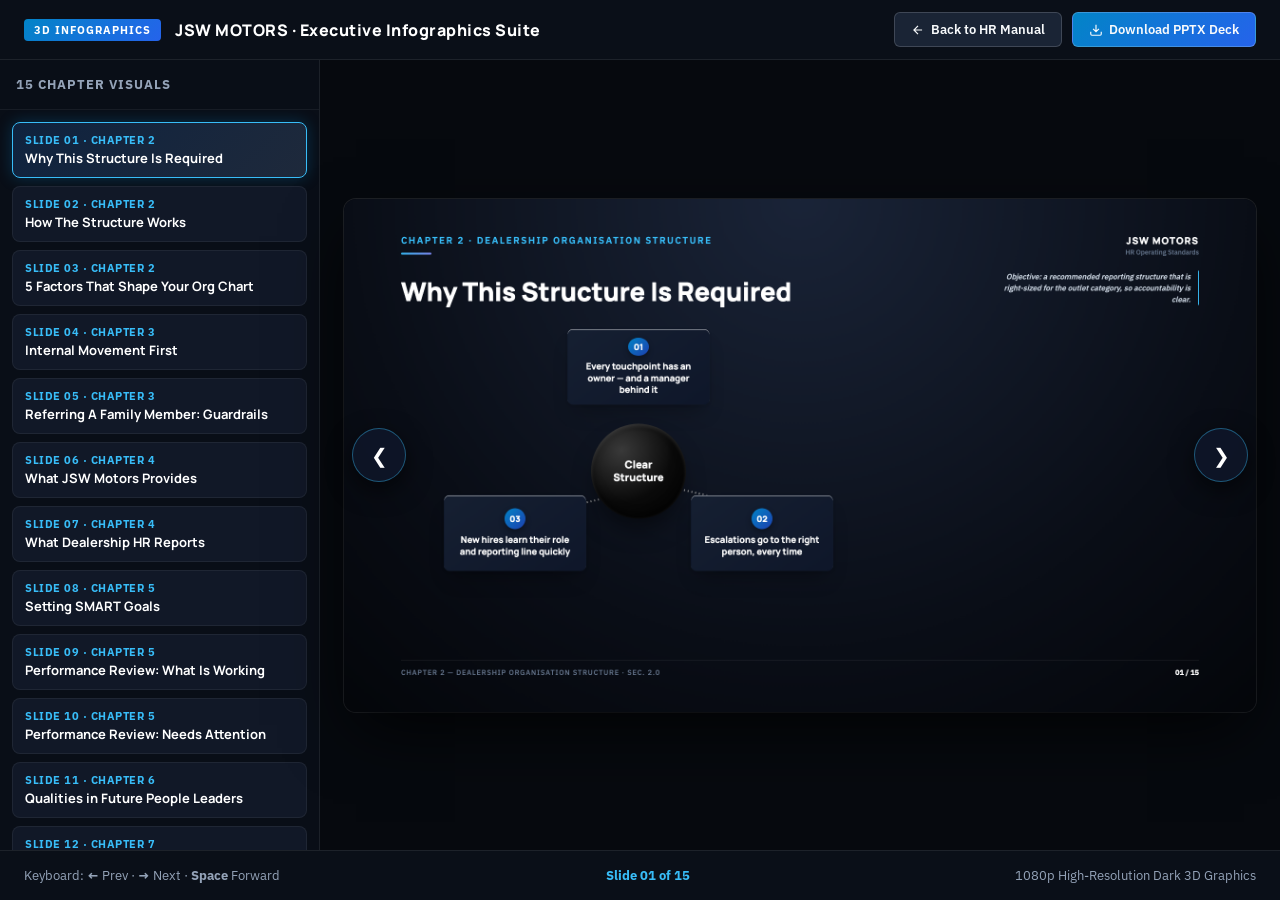
<file: infographics.html>
<!DOCTYPE html>
<html lang="en">
<head>
  <meta charset="UTF-8">
  <meta name="viewport" content="width=device-width, initial-scale=1.0">
  <title>JSW Motors · HR Operations Manual — Executive 3D Infographics Suite</title>
  <link rel="preconnect" href="https://fonts.googleapis.com">
  <link rel="preconnect" href="https://fonts.gstatic.com" crossorigin>
  <link href="https://fonts.googleapis.com/css2?family=Manrope:wght@600;700;800&family=IBM+Plex+Sans:wght@400;500;600;700&display=swap" rel="stylesheet">
  <style>
    * { margin: 0; padding: 0; box-sizing: border-box; }
    body {
      background: #06090e;
      color: #f1f5f9;
      font-family: 'IBM Plex Sans', -apple-system, BlinkMacSystemFont, sans-serif;
      overflow: hidden;
      height: 100vh;
      display: flex;
      flex-direction: column;
    }
    header {
      height: 60px;
      background: #0a0f18;
      border-bottom: 1px solid rgba(255, 255, 255, 0.08);
      display: flex;
      justify-content: space-between;
      align-items: center;
      padding: 0 24px;
      z-index: 100;
    }
    .logo-block {
      display: flex;
      align-items: center;
      gap: 14px;
    }
    .logo-pill {
      background: linear-gradient(135deg, #0284c7, #2563eb);
      color: #ffffff;
      font-size: 11px;
      font-weight: 800;
      letter-spacing: 1px;
      padding: 4px 10px;
      border-radius: 4px;
      text-transform: uppercase;
    }
    .logo-text {
      font-family: 'Manrope', sans-serif;
      font-weight: 800;
      font-size: 16px;
      letter-spacing: 0.5px;
      color: #ffffff;
    }
    .top-actions {
      display: flex;
      align-items: center;
      gap: 10px;
    }
    .btn {
      background: rgba(30, 41, 59, 0.85);
      color: #f8fafc;
      border: 1px solid rgba(255, 255, 255, 0.16);
      padding: 8px 16px;
      border-radius: 6px;
      font-size: 13px;
      font-weight: 600;
      text-decoration: none;
      cursor: pointer;
      display: inline-flex;
      align-items: center;
      gap: 6px;
      transition: all 0.2s ease;
    }
    .btn:hover {
      background: #0284c7;
      color: #ffffff;
      border-color: #0284c7;
    }
    .btn-primary {
      background: linear-gradient(135deg, #0284c7, #2563eb);
      border-color: rgba(255, 255, 255, 0.2);
    }
    .main-stage {
      flex: 1;
      display: flex;
      position: relative;
      overflow: hidden;
    }
    .sidebar {
      width: 320px;
      background: #090e17;
      border-right: 1px solid rgba(255, 255, 255, 0.08);
      display: flex;
      flex-direction: column;
      transition: transform 0.3s ease;
    }
    .sidebar.collapsed {
      transform: translateX(-320px);
      position: absolute;
      height: 100%;
      z-index: 50;
    }
    .sidebar-header {
      padding: 16px;
      font-size: 13px;
      font-weight: 700;
      color: #94a3b8;
      text-transform: uppercase;
      letter-spacing: 1px;
      border-bottom: 1px solid rgba(255, 255, 255, 0.06);
    }
    .slide-list {
      flex: 1;
      overflow-y: auto;
      padding: 12px;
      display: flex;
      flex-direction: column;
      gap: 8px;
    }
    .slide-item {
      padding: 10px 12px;
      background: #111827;
      border: 1px solid rgba(255, 255, 255, 0.06);
      border-radius: 8px;
      cursor: pointer;
      transition: all 0.2s ease;
    }
    .slide-item:hover {
      border-color: #38bdf8;
      background: #1e293b;
    }
    .slide-item.active {
      border-color: #38bdf8;
      background: linear-gradient(135deg, #0f233f, #1e293b);
      box-shadow: 0 0 15px rgba(2, 132, 199, 0.3);
    }
    .slide-item-num {
      font-size: 11px;
      font-weight: 800;
      color: #38bdf8;
      text-transform: uppercase;
      letter-spacing: 0.5px;
    }
    .slide-item-title {
      font-family: 'Manrope', sans-serif;
      font-size: 13px;
      font-weight: 700;
      color: #ffffff;
      margin-top: 2px;
    }
    .slide-item-chap {
      font-size: 11px;
      color: #94a3b8;
      margin-top: 2px;
    }
    .viewport {
      flex: 1;
      display: flex;
      flex-direction: column;
      align-items: center;
      justify-content: center;
      padding: 24px;
      position: relative;
    }
    .slide-display-card {
      max-width: 100%;
      max-height: 84vh;
      display: flex;
      align-items: center;
      justify-content: center;
      position: relative;
    }
    .slide-display-img {
      max-width: 100%;
      max-height: 84vh;
      object-fit: contain;
      border-radius: 12px;
      box-shadow: 0 25px 65px -12px rgba(0, 0, 0, 0.85), 0 0 0 1px rgba(255, 255, 255, 0.1);
    }
    .nav-arrow {
      position: absolute;
      top: 50%;
      transform: translateY(-50%);
      width: 54px;
      height: 54px;
      border-radius: 50%;
      background: rgba(15, 23, 42, 0.85);
      border: 1px solid rgba(56, 189, 248, 0.4);
      color: #ffffff;
      font-size: 20px;
      display: flex;
      align-items: center;
      justify-content: center;
      cursor: pointer;
      z-index: 10;
      box-shadow: 0 8px 24px rgba(0, 0, 0, 0.6);
      transition: all 0.2s ease;
    }
    .nav-arrow:hover {
      background: #0284c7;
      border-color: #38bdf8;
      transform: translateY(-50%) scale(1.1);
    }
    .nav-arrow.prev { left: 32px; }
    .nav-arrow.next { right: 32px; }
    footer {
      height: 50px;
      background: #0a0f18;
      border-top: 1px solid rgba(255, 255, 255, 0.08);
      display: flex;
      justify-content: space-between;
      align-items: center;
      padding: 0 24px;
      font-size: 13px;
      color: #94a3b8;
    }
    .footer-center {
      font-weight: 700;
      color: #38bdf8;
    }
  </style>
</head>
<body>
  <header>
    <div class="logo-block">
      <span class="logo-pill">3D INFOGRAPHICS</span>
      <span class="logo-text">JSW MOTORS · Executive Infographics Suite</span>
    </div>
    <div class="top-actions">
      <a href="./index.html" class="btn">
        <svg width="14" height="14" viewBox="0 0 24 24" fill="none" stroke="currentColor" stroke-width="2"><path d="M19 12H5M12 19l-7-7 7-7"/></svg>
        Back to HR Manual
      </a>
      <a href="./JSW_HR_Manual_Infographics_3D_Dark.pptx" download="JSW_HR_Manual_Infographics_3D_Dark.pptx" class="btn btn-primary">
        <svg width="14" height="14" viewBox="0 0 24 24" fill="none" stroke="currentColor" stroke-width="2"><path d="M21 15v4a2 2 0 0 1-2 2H5a2 2 0 0 1-2-2v-4M7 10l5 5 5-5M12 15V3"/></svg>
        Download PPTX Deck
      </a>
    </div>
  </header>

  <div class="main-stage">
    <div class="sidebar" id="sidebar">
      <div class="sidebar-header">15 Chapter Visuals</div>
      <div class="slide-list" id="slideList"></div>
    </div>

    <div class="viewport">
      <div class="nav-arrow prev" onclick="prevSlide()">❮</div>
      <div class="slide-display-card">
        <img src="infographics/dark_slide_1.png" alt="" id="stageImg" class="slide-display-img">
      </div>
      <div class="nav-arrow next" onclick="nextSlide()">❯</div>
    </div>
  </div>

  <footer>
    <div>Keyboard: <strong>←</strong> Prev · <strong>→</strong> Next · <strong>Space</strong> Forward</div>
    <div class="footer-center" id="slideFooterCounter">Slide 01 of 15</div>
    <div>1080p High-Resolution Dark 3D Graphics</div>
  </footer>

  <script>
    const SLIDES = [
      { id: 1, num: "01", chap: "Chapter 2", title: "Why This Structure Is Required", img: "dark_slide_1" },
      { id: 2, num: "02", chap: "Chapter 2", title: "How The Structure Works", img: "dark_slide_2" },
      { id: 3, num: "03", chap: "Chapter 2", title: "5 Factors That Shape Your Org Chart", img: "dark_slide_3" },
      { id: 4, num: "04", chap: "Chapter 3", title: "Internal Movement First", img: "dark_slide_4" },
      { id: 5, num: "05", chap: "Chapter 3", title: "Referring A Family Member: Guardrails", img: "dark_slide_5" },
      { id: 6, num: "06", chap: "Chapter 4", title: "What JSW Motors Provides", img: "dark_slide_6" },
      { id: 7, num: "07", chap: "Chapter 4", title: "What Dealership HR Reports", img: "dark_slide_7" },
      { id: 8, num: "08", chap: "Chapter 5", title: "Setting SMART Goals", img: "dark_slide_8" },
      { id: 9, num: "09", chap: "Chapter 5", title: "Performance Review: What Is Working", img: "dark_slide_9" },
      { id: 10, num: "10", chap: "Chapter 5", title: "Performance Review: Needs Attention", img: "dark_slide_10" },
      { id: 11, num: "11", chap: "Chapter 6", title: "Qualities in Future People Leaders", img: "dark_slide_11" },
      { id: 12, num: "12", chap: "Chapter 7", title: "Salary Advance: The Rules", img: "dark_slide_12" },
      { id: 13, num: "13", chap: "Chapter 8", title: "The Year At A Glance: Calendar", img: "dark_slide_13" },
      { id: 14, num: "14", chap: "Chapter 8", title: "Spot Recognition: What To Celebrate", img: "dark_slide_14" },
      { id: 15, num: "15", chap: "Chapter 11", title: "Women Working After Dark: Checklist", img: "dark_slide_15" }
    ];

    let current = 0;
    const listEl = document.getElementById('slideList');
    const stageImg = document.getElementById('stageImg');
    const counterEl = document.getElementById('slideFooterCounter');

    SLIDES.forEach((s, idx) => {
      const item = document.createElement('div');
      item.className = 'slide-item' + (idx === 0 ? ' active' : '');
      item.innerHTML = `<div class="slide-item-num">Slide ${s.num} · ${s.chap}</div><div class="slide-item-title">${s.title}</div>`;
      item.onclick = () => setSlide(idx);
      listEl.appendChild(item);
    });

    function setSlide(idx) {
      if (idx < 0) idx = SLIDES.length - 1;
      if (idx >= SLIDES.length) idx = 0;
      current = idx;
      const s = SLIDES[idx];
      stageImg.src = 'infographics/' + s.img + '.png';
      stageImg.alt = s.title;
      counterEl.textContent = `Slide ${s.num} of 15 — ${s.title}`;
      const items = listEl.querySelectorAll('.slide-item');
      items.forEach((it, i) => it.classList.toggle('active', i === idx));
      items[idx].scrollIntoView({ block: 'nearest', behavior: 'smooth' });
    }

    function nextSlide() { setSlide(current + 1); }
    function prevSlide() { setSlide(current - 1); }

    window.addEventListener('keydown', (e) => {
      if (e.key === 'ArrowRight' || e.key === ' ') {
        e.preventDefault();
        nextSlide();
      } else if (e.key === 'ArrowLeft') {
        e.preventDefault();
        prevSlide();
      }
    });
  </script>
</body>
</html>
</file>
